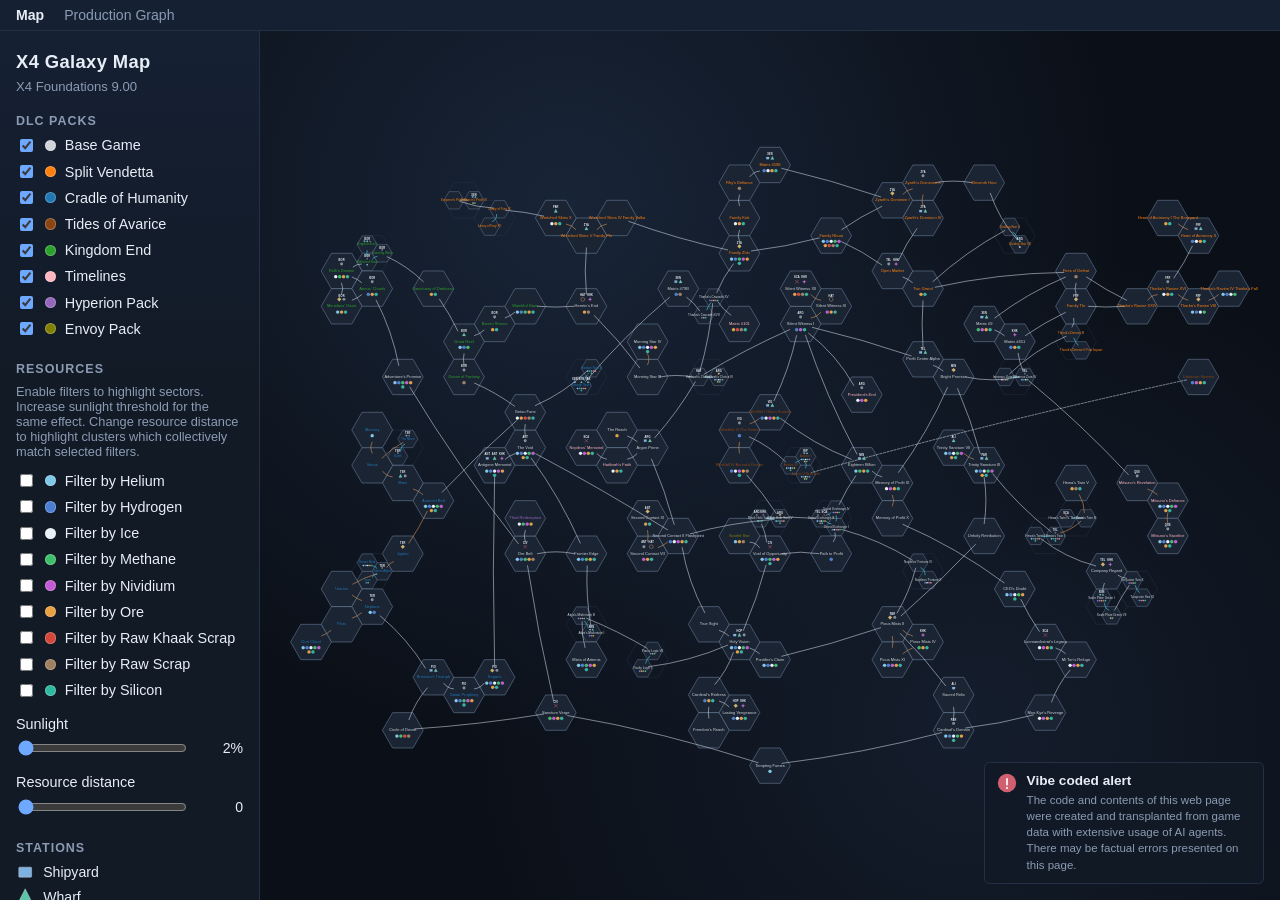
<file: index.html>
<!DOCTYPE html>
<html lang="en">
  <head>
    <meta charset="utf-8" />
    <meta name="viewport" content="width=device-width, initial-scale=1" />
    <title>X4 Galaxy Map</title>
    <link rel="stylesheet" href="site.css" />
    <link rel="stylesheet" href="map/map.css" />
  </head>
  <body>
    <nav class="site-nav" aria-label="Site">
      <a href="index.html" aria-current="page">Map</a>
      <a href="production.html">Production Graph</a>
    </nav>
    <div class="app">
      <aside class="panel" aria-label="Map filters">
        <h1>X4 Galaxy Map</h1>
        <p class="map-version">X4 Foundations 9.00</p>
        <section class="filter-section">
          <h2>DLC packs</h2>
          <div id="dlc-filters" class="dlc-filters"></div>
        </section>
        <section class="filter-section">
          <h2>Resources</h2>
          <p class="hint">
            Enable filters to highlight sectors. Increase sunlight threshold for the same effect.
            Change resource distance to highlight clusters which collectively match selected filters.
          </p>
          <div id="resource-filters" class="dlc-filters"></div>
          <div class="slider-filter">
            <label for="sunlight-slider">Sunlight</label>
            <div class="slider-row">
              <input
                id="sunlight-slider"
                type="range"
                min="0"
                max="0"
                value="0"
                step="1"
                disabled
              />
              <output id="sunlight-value" for="sunlight-slider">—</output>
            </div>
          </div>
          <div class="slider-filter">
            <label for="resource-distance-slider">Resource distance</label>
            <div class="slider-row">
              <input
                id="resource-distance-slider"
                type="range"
                min="0"
                max="6"
                value="0"
                step="1"
              />
              <output
                id="resource-distance-value"
                for="resource-distance-slider"
                >0</output
              >
            </div>
          </div>
        </section>
        <section class="legend-section">
          <h2>Stations</h2>
          <ul class="legend">
            <li>
              <svg class="station-legend-icon" viewBox="-6 -6 12 12" aria-hidden="true">
                <rect class="shipyard" x="-4.2" y="-3.3" width="8.4" height="6.6" rx="0.6" />
              </svg>
              Shipyard
            </li>
            <li>
              <svg class="station-legend-icon" viewBox="-6 -6 12 12" aria-hidden="true">
                <polygon class="wharf" points="0,-5.5 4.7,3.8 -4.7,3.8" />
              </svg>
              Wharf
            </li>
            <li>
              <svg class="station-legend-icon" viewBox="-6 -6 12 12" aria-hidden="true">
                <polygon class="equipmentdock" points="0,-5.5 5.5,0 0,5.5 -5.5,0" />
              </svg>
              Equipment dock
            </li>
            <li>
              <svg class="station-legend-icon" viewBox="-6 -6 12 12" aria-hidden="true">
                <g class="tradestation">
                  <circle r="4" />
                  <line x1="-2.5" y1="0" x2="2.5" y2="0" />
                  <line x1="0" y1="-2.5" x2="0" y2="2.5" />
                </g>
              </svg>
              Trade station
            </li>
            <li>
              <svg class="station-legend-icon" viewBox="-6 -6 12 12" aria-hidden="true">
                <polygon
                  class="freeport"
                  points="0,-5.2 4.5,-2.6 4.5,2.6 0,5.2 -4.5,2.6 -4.5,-2.6"
                />
              </svg>
              Free port
            </li>
            <li>
              <svg class="station-legend-icon" viewBox="-6 -6 12 12" aria-hidden="true">
                <g class="piratebase">
                  <line x1="-4" y1="-4" x2="4" y2="4" />
                  <line x1="4" y1="-4" x2="-4" y2="4" />
                </g>
              </svg>
              Pirate base
            </li>
            <li>
              <svg class="station-legend-icon" viewBox="-6 -6 12 12" aria-hidden="true">
                <g class="khaak_hive">
                  <polygon points="0,-5.5 1.9,0 0,5.5 -1.9,0" />
                  <polygon points="-5.5,0 0,-1.9 5.5,0 0,1.9" />
                </g>
              </svg>
              Kha'ak hive sector
            </li>
          </ul>
        </section>
        <section class="legend-section">
          <h2>Connections</h2>
          <ul class="legend">
            <li><span class="swatch jump_gate"></span> Jump gate</li>
            <li><span class="swatch accelerator"></span> Accelerator</li>
            <li><span class="swatch superhighway"></span> Superhighway</li>
          </ul>
        </section>
      </aside>
      <main class="map-stage">
        <svg id="map" xmlns="http://www.w3.org/2000/svg" role="img" aria-label="Galaxy map"></svg>
        <aside class="vibe-disclaimer" role="note" aria-label="Disclaimer">
          <svg class="vibe-disclaimer-icon" viewBox="0 0 24 24" aria-hidden="true">
            <circle cx="12" cy="12" r="11" fill="#d06070" />
            <rect x="11" y="6" width="2" height="9" rx="1" fill="#fff" />
            <circle cx="12" cy="18" r="1.2" fill="#fff" />
          </svg>
          <div class="vibe-disclaimer-text">
            <p class="vibe-disclaimer-title">Vibe coded alert</p>
            <p class="vibe-disclaimer-body">
              The code and contents of this web page were created and transplanted
              from game data with extensive usage of AI agents. There may be factual
              errors presented on this page.
            </p>
          </div>
        </aside>
      </main>
    </div>
    <script type="module" src="map/map.js"></script>
  </body>
</html>
</file>
<file: site.css>
body {
  display: flex;
  flex-direction: column;
}

.site-nav {
  flex: 0 0 auto;
  display: flex;
  align-items: center;
  gap: 1.25rem;
  padding: 0.45rem 1rem;
  border-bottom: 1px solid var(--border);
  background: #152033;
  font-family: var(--font);
  font-size: 0.88rem;
}

.site-nav a {
  color: var(--muted);
  text-decoration: none;
}

.site-nav a:hover {
  color: var(--text);
}

.site-nav a[aria-current="page"] {
  color: var(--text);
  font-weight: 650;
}
</file>
<file: map/map.css>
:root {
  --bg: #0b1018;
  --panel: #121a26;
  --border: #243044;
  --text: #e8eef7;
  --muted: #8b9bb3;
  --hex-fill: #1a2433;
  --hex-stroke: #6f839f;
  --hex-dim: #10151e;
  --label: #f2f6fb;
  --label-dim: #5a6a80;
  --jump: #dce6f2;
  --accel: #f0a35a;
  --highway: #3ec6e0;
  --station-shipyard: #7eb0e0;
  --station-wharf: #5ec4a8;
  --station-equipmentdock: #d4b06a;
  --station-tradestation: #c9d4e0;
  --station-freeport: #e0a070;
  --station-piratebase: #d06070;
  --station-khaak: #c45ad4;
  --dim-opacity: 0.22;
  --font: "Segoe UI", "Helvetica Neue", sans-serif;
}

* {
  box-sizing: border-box;
}

html,
body {
  margin: 0;
  height: 100%;
  background: var(--bg);
  color: var(--text);
  font-family: var(--font);
}

.app {
  display: grid;
  flex: 1;
  min-height: 0;
  grid-template-columns: 260px 1fr;
}

.panel {
  padding: 1.25rem 1rem;
  background: linear-gradient(180deg, #152033 0%, var(--panel) 40%);
  border-right: 1px solid var(--border);
  overflow: auto;
}

.panel h1 {
  margin: 0 0 0.35rem;
  font-size: 1.15rem;
  font-weight: 650;
  letter-spacing: 0.02em;
}

.map-version {
  margin: 0 0 1.25rem;
  font-size: 0.82rem;
  color: var(--muted);
}

.panel h2 {
  margin: 0 0 0.5rem;
  font-size: 0.78rem;
  text-transform: uppercase;
  letter-spacing: 0.08em;
  color: var(--muted);
  font-weight: 600;
}

.hint {
  margin: 0 0 0.75rem;
  font-size: 0.8rem;
  color: var(--muted);
}

.filter-section,
.legend-section {
  margin-bottom: 1.5rem;
}

.dlc-filters {
  display: flex;
  flex-direction: column;
  gap: 0.45rem;
}

.dlc-filters label {
  display: flex;
  align-items: center;
  gap: 0.55rem;
  font-size: 0.9rem;
  cursor: pointer;
  user-select: none;
}

.dlc-filters input {
  accent-color: #6ea8ff;
}

.slider-filter {
  margin-top: 1rem;
}

.slider-filter > label {
  display: block;
  margin-bottom: 0.4rem;
  font-size: 0.9rem;
}

.slider-row {
  display: flex;
  align-items: center;
  gap: 0.65rem;
}

.slider-row input[type="range"] {
  flex: 1 1 auto;
  min-width: 0;
  accent-color: #6ea8ff;
}

.slider-row output {
  flex: 0 0 auto;
  min-width: 2.75rem;
  font-size: 0.88rem;
  font-variant-numeric: tabular-nums;
  color: var(--text);
  text-align: right;
}

.dlc-dot {
  width: 0.7rem;
  height: 0.7rem;
  border-radius: 50%;
  flex: 0 0 auto;
  border: 1px solid rgba(255, 255, 255, 0.25);
}

.legend {
  list-style: none;
  margin: 0;
  padding: 0;
  display: flex;
  flex-direction: column;
  gap: 0.45rem;
  font-size: 0.88rem;
}

.legend li {
  display: flex;
  align-items: center;
  gap: 0.55rem;
}

.swatch {
  width: 1.4rem;
  height: 0;
  border-top: 2px solid;
}

.swatch.jump_gate {
  border-color: var(--jump);
}

.swatch.accelerator {
  border-color: var(--accel);
}

.swatch.superhighway {
  border-color: var(--highway);
}

.station-legend-icon {
  width: 1.15rem;
  height: 1.15rem;
  flex: 0 0 auto;
  overflow: visible;
}

.station-icons.dimmed {
  opacity: var(--dim-opacity);
}

.station-icon {
  pointer-events: none;
}

.station-icon.shipyard,
.station-legend-icon .shipyard {
  fill: var(--station-shipyard);
  stroke: rgba(255, 255, 255, 0.35);
  stroke-width: 0.6;
}

.station-icon.wharf,
.station-legend-icon .wharf {
  fill: var(--station-wharf);
  stroke: rgba(255, 255, 255, 0.35);
  stroke-width: 0.6;
}

.station-icon.equipmentdock,
.station-legend-icon .equipmentdock {
  fill: var(--station-equipmentdock);
  stroke: rgba(255, 255, 255, 0.35);
  stroke-width: 0.6;
}

.station-icon.tradestation,
.station-legend-icon .tradestation {
  fill: var(--station-tradestation);
  stroke: rgba(20, 28, 40, 0.85);
  stroke-width: 0.85;
}

.station-icon.tradestation line,
.station-legend-icon .tradestation line {
  fill: none;
  stroke: rgba(20, 28, 40, 0.9);
  stroke-width: 0.9;
  stroke-linecap: round;
}

.station-icon.freeport,
.station-legend-icon .freeport {
  fill: none;
  stroke: var(--station-freeport);
  stroke-width: 1.15;
}

.station-icon.piratebase,
.station-legend-icon .piratebase {
  fill: none;
  stroke: var(--station-piratebase);
  stroke-width: 1.35;
  stroke-linecap: round;
}

.station-icon.khaak_hive,
.station-legend-icon .khaak_hive {
  fill: var(--station-khaak);
  stroke: rgba(255, 255, 255, 0.3);
  stroke-width: 0.45;
}

.faction-label {
  fill: var(--label);
  font-size: 7px;
  font-weight: 650;
  font-family: var(--font);
  letter-spacing: 0.04em;
  text-anchor: middle;
  pointer-events: none;
}

.map-stage {
  position: relative;
  overflow: hidden;
  touch-action: none;
  background:
    radial-gradient(ellipse at 30% 20%, #182437 0%, transparent 55%),
    radial-gradient(ellipse at 70% 80%, #141d2c 0%, transparent 50%),
    var(--bg);
  cursor: grab;
}

.map-stage.dragging {
  cursor: grabbing;
}

.vibe-disclaimer {
  position: absolute;
  bottom: 1rem;
  right: 1rem;
  z-index: 10;
  display: flex;
  align-items: flex-start;
  gap: 0.6rem;
  max-width: 280px;
  padding: 0.65rem 0.75rem;
  border: 1px solid var(--border);
  border-radius: 0.35rem;
  background: rgba(18, 26, 38, 0.88);
  pointer-events: none;
}

.vibe-disclaimer-icon {
  flex-shrink: 0;
  width: 1.25rem;
  height: 1.25rem;
}

.vibe-disclaimer-text {
  min-width: 0;
}

.vibe-disclaimer-title {
  margin: 0 0 0.25rem;
  font-size: 0.85rem;
  font-weight: 650;
  color: var(--text);
}

.vibe-disclaimer-body {
  margin: 0;
  font-size: 0.72rem;
  line-height: 1.4;
  color: var(--muted);
}

#map {
  width: 100%;
  height: 100%;
  display: block;
  touch-action: none;
}

.hex {
  fill: var(--hex-fill);
  stroke: var(--hex-stroke);
  stroke-width: 1.5;
}

.hex.parent {
  fill: none;
  stroke: #3a4a60;
  stroke-width: 1.2;
  opacity: 0.55;
  pointer-events: none;
}

.hex.sub {
  stroke-width: 1.2;
}

.hex.dimmed {
  fill: var(--hex-dim);
  stroke: #2a3648;
  opacity: var(--dim-opacity);
}

.hex.parent.dimmed {
  fill: none;
  opacity: calc(var(--dim-opacity) * 0.7);
}

.sector-label {
  fill: var(--label);
  font-size: 11px;
  font-family: var(--font);
  text-anchor: middle;
  pointer-events: none;
}

.sector-label.sub {
  font-size: 8.5px;
}

.sector-label.dimmed {
  fill: var(--label-dim);
  opacity: var(--dim-opacity);
}

.resource-map-dot {
  stroke: rgba(255, 255, 255, 0.35);
  stroke-width: 0.6;
  pointer-events: none;
}

.resource-dots.dimmed {
  opacity: var(--dim-opacity);
}

.link {
  fill: none;
  stroke-width: 1.6;
  stroke-linecap: round;
  opacity: 0.9;
}

.link.jump_gate {
  stroke: var(--jump);
}

.link.accelerator {
  stroke: var(--accel);
}

.link.superhighway {
  stroke: var(--highway);
  stroke-width: 2;
}

.link.one-way {
  stroke-dasharray: 6 4;
}

.link.dimmed {
  opacity: var(--dim-opacity);
}

@media (max-width: 800px) {
  .app {
    grid-template-columns: 1fr;
    grid-template-rows: auto 1fr;
  }

  .panel {
    border-right: none;
    border-bottom: 1px solid var(--border);
  }

  .map-stage {
    min-height: 70vh;
  }

  .vibe-disclaimer {
    bottom: 0.65rem;
    right: 0.65rem;
    max-width: 240px;
    padding: 0.55rem 0.65rem;
  }
}
</file>
